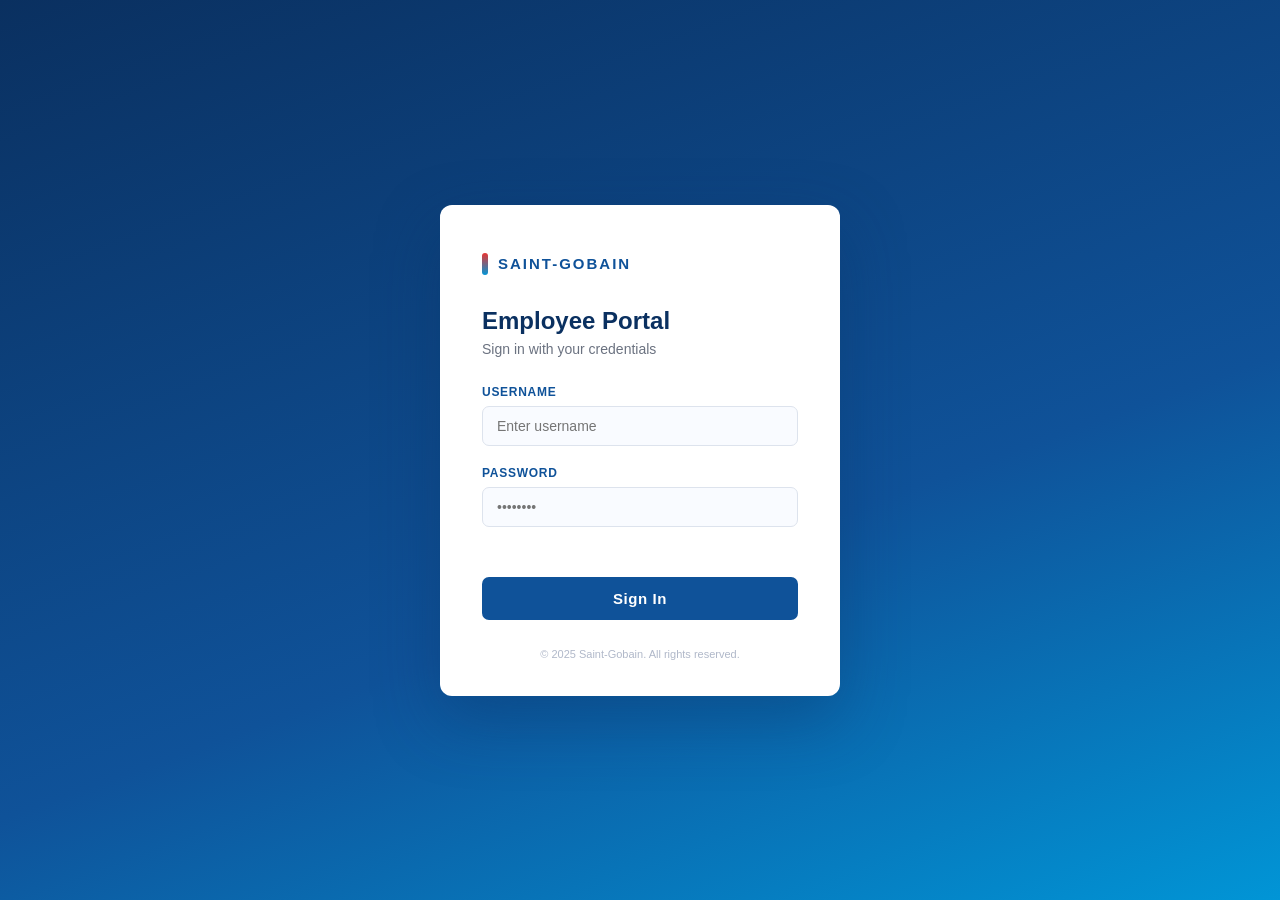
<file: index.html>
<!DOCTYPE html>
<html lang="en">
<head>
  <meta charset="UTF-8" />
  <meta name="viewport" content="width=device-width, initial-scale=1.0"/>
  <title>Saint-Gobain Portal</title>
  <link rel="stylesheet" href="style.css" />
</head>
<body>

  <!-- LOGIN PAGE -->
  <div id="loginPage" class="page">
    <div class="login-card">

      <div class="sg-logo">
        <span class="logo-bar"></span>
        SAINT-GOBAIN
      </div>

      <h2>Employee Portal</h2>
      <p class="login-sub">Sign in with your credentials</p>

      <div class="field">
        <label>Username</label>
        <input type="text" id="username" placeholder="Enter username" />
      </div>

      <div class="field">
        <label>Password</label>
        <input type="password" id="password" placeholder="••••••••" />
      </div>

      <p id="errorMsg" class="error"></p>
      <button onclick="handleLogin()">Sign In</button>

      <p class="footer-note">© 2025 Saint-Gobain. All rights reserved.</p>
    </div>
  </div>

  <!-- DASHBOARD PAGE -->
  <div id="dashboardPage" class="page hidden">

    <nav class="navbar">
      <div class="nav-left">
        <span class="nav-logo">SAINT-GOBAIN</span>
        <span class="nav-divider">|</span>
        <span class="nav-title">Employee Dashboard</span>
      </div>
      <div class="nav-right">
        <span id="welcomeUser"></span>
        <button onclick="handleLogout()">Sign Out</button>
      </div>
    </nav>

    <div class="content">
      <div class="page-header">
        <h1>Overview</h1>
        <p>Welcome back. Here's what's happening today.</p>
      </div>

      <!-- Stat Cards -->
      <div class="cards">
        <div class="card">
          <div class="card-top blue">
            <span class="card-icon">👤</span>
          </div>
          <p class="card-label">Employees</p>
          <p class="card-value">3,482</p>
        </div>
        <div class="card">
          <div class="card-top red">
            <span class="card-icon">📦</span>
          </div>
          <p class="card-label">Projects</p>
          <p class="card-value">128</p>
        </div>
        <div class="card">
          <div class="card-top sky">
            <span class="card-icon">📋</span>
          </div>
          <p class="card-label">Open Tasks</p>
          <p class="card-value">47</p>
        </div>
        <div class="card">
          <div class="card-top teal">
            <span class="card-icon">✅</span>
          </div>
          <p class="card-label">Completed</p>
          <p class="card-value">310</p>
        </div>
      </div>

      <!-- Activity Table -->
      <div class="table-wrapper">
        <div class="table-header">
          <h2>Recent Activity</h2>
        </div>
        <table>
          <thead>
            <tr>
              <th>#</th>
              <th>Employee</th>
              <th>Department</th>
              <th>Action</th>
              <th>Status</th>
            </tr>
          </thead>
          <tbody>
            <tr>
              <td>1</td><td>Ravi Kumar</td><td>Operations</td><td>Submitted Report</td>
              <td><span class="badge green">Done</span></td>
            </tr>
            <tr>
              <td>2</td><td>Priya Sharma</td><td>HR</td><td>Updated Records</td>
              <td><span class="badge blue">Completed</span></td>
            </tr>
            <tr>
              <td>3</td><td>Anil Mehta</td><td>Logistics</td><td>Raised Request</td>
              <td><span class="badge orange">Pending</span></td>
            </tr>
            <tr>
              <td>4</td><td>Sunita Rao</td><td>Finance</td><td>Invoice Review</td>
              <td><span class="badge red">Overdue</span></td>
            </tr>
          </tbody>
        </table>
      </div>
    </div>
  </div>

  <script src="script.js"></script>
</body>
</html>
</file>
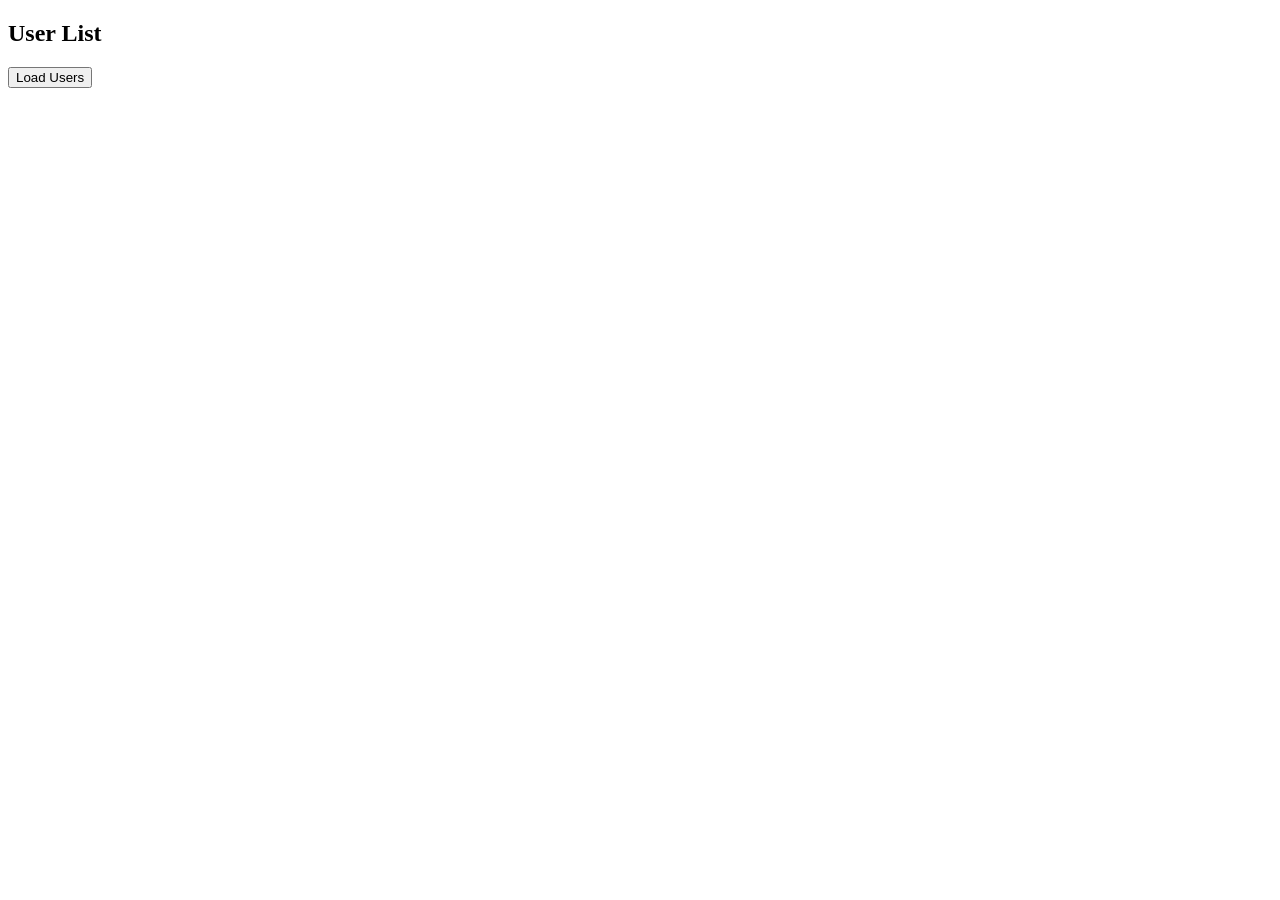
<file: api/api.html>
<!DOCTYPE html>
<html>
<head>
    <title>Public API Demo</title>
</head>
<body>

    <h2>User List</h2>

    <button onclick="loadUsers()">Load Users</button>

    <div id="users"></div>

    <script src="script.js"></script>

</body>
</html>
</file>
<file: style.css>
* {
  margin: 0;
  padding: 0;
  box-sizing: border-box;
  font-family: 'Segoe UI', Arial, sans-serif;
}

/* ---------- SAINT-GOBAIN BRAND COLORS ---------- */
:root {
  --sg-blue:    #0F5299;   /* Primary Yale Blue */
  --sg-sky:     #0195D6;   /* Electric Blue */
  --sg-teal:    #4DB1B3;   /* Copper Blue */
  --sg-red:     #E83430;   /* Laser Red */
  --sg-dark:    #0a3060;   /* Darker navy for depth */
  --bg:         #f4f6fa;
  --white:      #ffffff;
  --muted:      #6b7280;
  --border:     #dde3ed;
}

body { background: var(--bg); color: #1a1a2e; }
.hidden { display: none !important; }

/* ---------- LOGIN PAGE ---------- */
#loginPage {
  min-height: 100vh;
  display: flex;
  align-items: center;
  justify-content: center;
  background: linear-gradient(160deg, var(--sg-dark) 0%, var(--sg-blue) 60%, var(--sg-sky) 100%);
}

.login-card {
  background: var(--white);
  padding: 48px 42px 36px;
  border-radius: 12px;
  width: 400px;
  box-shadow: 0 24px 64px rgba(10, 48, 96, 0.35);
}

/* Brand name on login */
.sg-logo {
  display: flex;
  align-items: center;
  gap: 10px;
  font-size: 15px;
  font-weight: 800;
  letter-spacing: 2px;
  color: var(--sg-blue);
  margin-bottom: 32px;
}

.logo-bar {
  width: 6px;
  height: 22px;
  background: linear-gradient(to bottom, var(--sg-red), var(--sg-sky));
  border-radius: 3px;
}

.login-card h2 {
  font-size: 24px;
  font-weight: 700;
  color: var(--sg-dark);
}

.login-sub {
  font-size: 14px;
  color: var(--muted);
  margin: 6px 0 28px;
}

/* Fields */
.field { margin-bottom: 20px; }

.field label {
  display: block;
  font-size: 12px;
  font-weight: 700;
  letter-spacing: 0.06em;
  text-transform: uppercase;
  color: var(--sg-blue);
  margin-bottom: 7px;
}

.field input {
  width: 100%;
  padding: 11px 14px;
  border: 1.5px solid var(--border);
  border-radius: 7px;
  font-size: 14px;
  background: #f9fbff;
  color: #1a1a2e;
  transition: border 0.2s, box-shadow 0.2s;
}

.field input:focus {
  outline: none;
  border-color: var(--sg-sky);
  box-shadow: 0 0 0 3px rgba(1, 149, 214, 0.15);
  background: var(--white);
}

.error {
  color: var(--sg-red);
  font-size: 13px;
  margin-bottom: 12px;
  min-height: 18px;
}

.login-card button {
  width: 100%;
  padding: 13px;
  background: var(--sg-blue);
  color: white;
  border: none;
  border-radius: 7px;
  font-size: 15px;
  font-weight: 700;
  letter-spacing: 0.04em;
  cursor: pointer;
  transition: background 0.2s, transform 0.1s;
}

.login-card button:hover  { background: var(--sg-dark); }
.login-card button:active { transform: scale(0.98); }

.footer-note {
  text-align: center;
  font-size: 11px;
  color: #b0b8c9;
  margin-top: 28px;
}

/* ---------- NAVBAR ---------- */
.navbar {
  display: flex;
  justify-content: space-between;
  align-items: center;
  background: var(--sg-dark);
  padding: 0 32px;
  height: 60px;
  border-bottom: 3px solid var(--sg-red);
}

.nav-left {
  display: flex;
  align-items: center;
  gap: 14px;
}

.nav-logo {
  font-size: 15px;
  font-weight: 800;
  letter-spacing: 2px;
  color: var(--white);
}

.nav-divider {
  color: #4a6a96;
  font-size: 18px;
}

.nav-title {
  font-size: 14px;
  color: #90afd4;
  font-weight: 400;
}

.nav-right {
  display: flex;
  align-items: center;
  gap: 18px;
}

.nav-right span {
  font-size: 13px;
  color: #90afd4;
}

.navbar button {
  background: transparent;
  border: 1.5px solid #2e5080;
  color: #90afd4;
  padding: 7px 18px;
  border-radius: 5px;
  font-size: 13px;
  font-weight: 600;
  cursor: pointer;
  transition: all 0.2s;
}

.navbar button:hover {
  border-color: var(--sg-sky);
  color: var(--white);
}

/* ---------- CONTENT ---------- */
.content {
  padding: 36px 40px;
  max-width: 1100px;
}

.page-header { margin-bottom: 28px; }

.page-header h1 {
  font-size: 26px;
  font-weight: 700;
  color: var(--sg-dark);
}

.page-header p {
  font-size: 14px;
  color: var(--muted);
  margin-top: 4px;
}

/* ---------- STAT CARDS ---------- */
.cards {
  display: flex;
  gap: 20px;
  flex-wrap: wrap;
  margin-bottom: 40px;
}

.card {
  background: var(--white);
  border: 1px solid var(--border);
  border-radius: 10px;
  flex: 1;
  min-width: 170px;
  overflow: hidden;
  transition: box-shadow 0.2s, transform 0.2s;
}

.card:hover {
  box-shadow: 0 6px 24px rgba(15, 82, 153, 0.12);
  transform: translateY(-2px);
}

.card-top {
  height: 6px;
}

.card-top.blue { background: var(--sg-blue); }
.card-top.red  { background: var(--sg-red); }
.card-top.sky  { background: var(--sg-sky); }
.card-top.teal { background: var(--sg-teal); }

.card-icon  { display: block; font-size: 22px; padding: 18px 20px 4px; }
.card-label { font-size: 12px; font-weight: 600; color: var(--muted); padding: 0 20px; text-transform: uppercase; letter-spacing: 0.05em; }
.card-value { font-size: 30px; font-weight: 700; color: var(--sg-dark); padding: 4px 20px 20px; }

/* ---------- TABLE ---------- */
.table-wrapper {
  background: var(--white);
  border-radius: 10px;
  border: 1px solid var(--border);
  overflow: hidden;
}

.table-header {
  padding: 18px 24px 14px;
  border-bottom: 1px solid var(--border);
}

.table-header h2 {
  font-size: 16px;
  font-weight: 700;
  color: var(--sg-dark);
}

table {
  width: 100%;
  border-collapse: collapse;
}

th {
  padding: 12px 20px;
  background: #f0f5fc;
  text-align: left;
  font-size: 12px;
  font-weight: 700;
  color: var(--sg-blue);
  text-transform: uppercase;
  letter-spacing: 0.06em;
}

td {
  padding: 13px 20px;
  font-size: 14px;
  color: #374151;
  border-bottom: 1px solid #f0f2f7;
}

tr:last-child td { border-bottom: none; }
tr:hover td     { background: #f7faff; }

/* ---------- BADGES ---------- */
.badge {
  padding: 3px 10px;
  border-radius: 20px;
  font-size: 11px;
  font-weight: 700;
  letter-spacing: 0.04em;
}

.badge.green  { background: #dcfce7; color: #15803d; }
.badge.blue   { background: #dbeafe; color: #1d4ed8; }
.badge.orange { background: #ffedd5; color: #c2410c; }
.badge.red    { background: #fee2e2; color: #b91c1c; }
</file>
